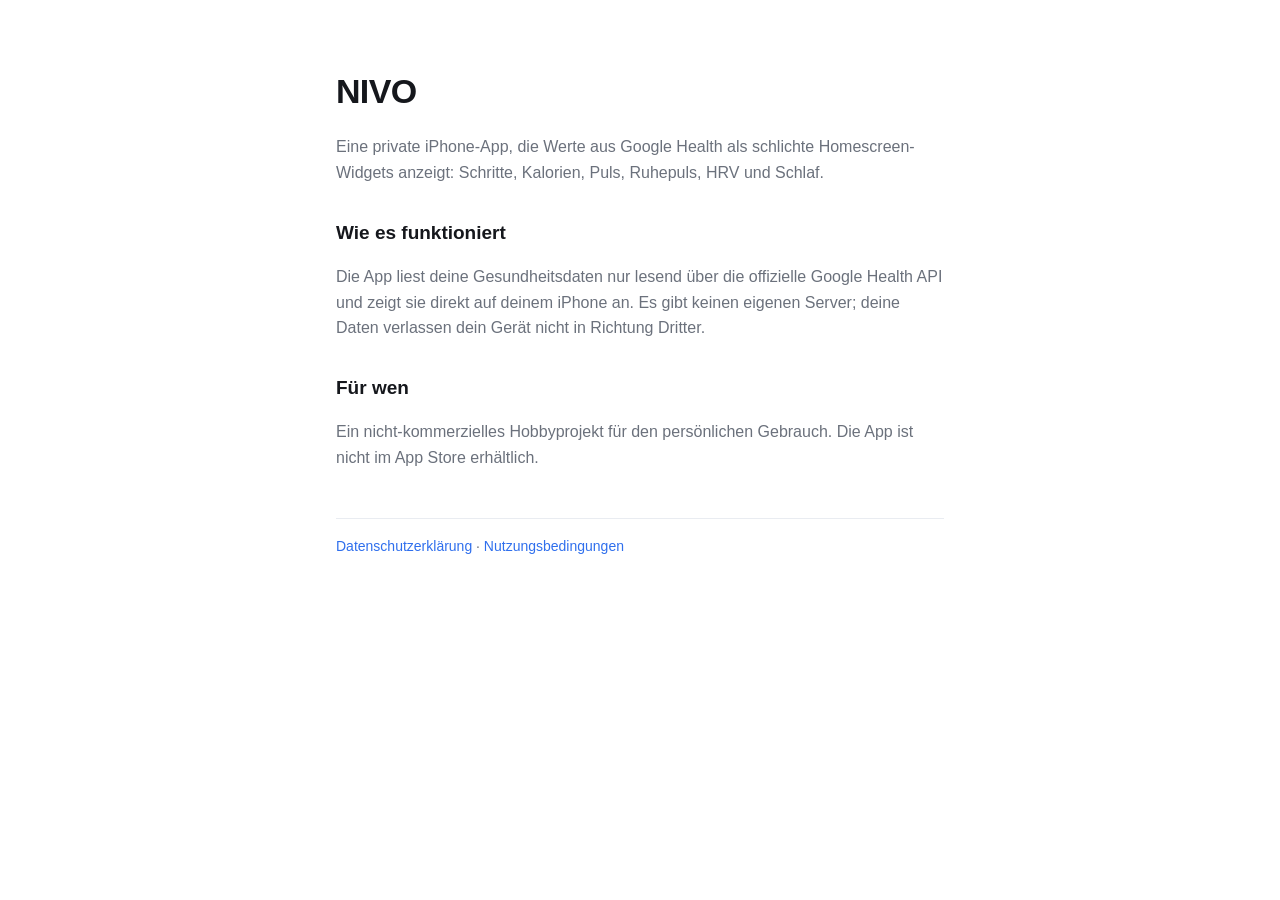
<file: index.html>
<!doctype html>
<html lang="de">
<head>
<meta charset="utf-8"><meta name="viewport" content="width=device-width, initial-scale=1">
<title>NIVO</title>
<link rel="stylesheet" href="style.css">
</head>
<body>
<main>
<h1>NIVO</h1>
<p>Eine private iPhone-App, die Werte aus Google Health als schlichte Homescreen-Widgets anzeigt:
Schritte, Kalorien, Puls, Ruhepuls, HRV und Schlaf.</p>
<h2>Wie es funktioniert</h2>
<p>Die App liest deine Gesundheitsdaten nur lesend über die offizielle Google Health API und zeigt sie direkt auf
deinem iPhone an. Es gibt keinen eigenen Server; deine Daten verlassen dein Gerät nicht in Richtung Dritter.</p>
<h2>Für wen</h2>
<p>Ein nicht-kommerzielles Hobbyprojekt für den persönlichen Gebrauch. Die App ist nicht im App Store erhältlich.</p>
<footer><a href="privacy.html">Datenschutzerklärung</a> · <a href="terms.html">Nutzungsbedingungen</a></footer>
</main>
</body>
</html>
</file>
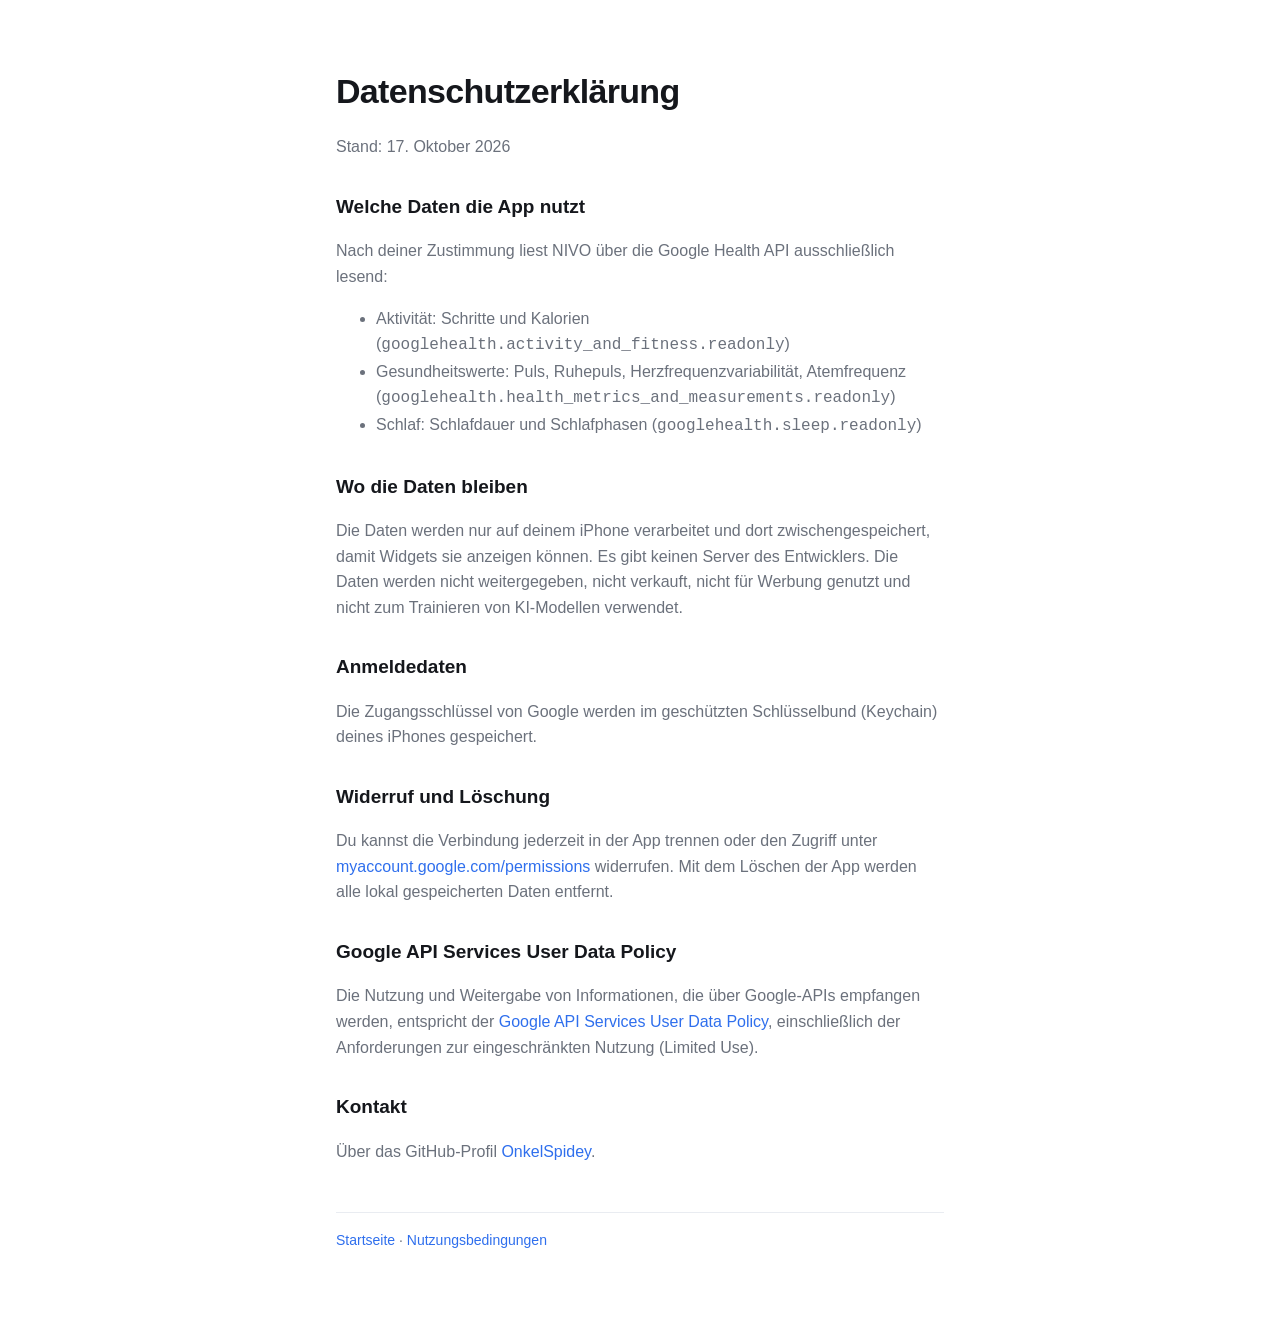
<file: privacy.html>
<!doctype html>
<html lang="de">
<head>
<meta charset="utf-8"><meta name="viewport" content="width=device-width, initial-scale=1">
<title>Datenschutz · NIVO</title>
<link rel="stylesheet" href="style.css">
</head>
<body>
<main>
<h1>Datenschutzerklärung</h1>
<p>Stand: 17. Oktober 2026</p>

<h2>Welche Daten die App nutzt</h2>
<p>Nach deiner Zustimmung liest NIVO über die Google Health API ausschließlich lesend:</p>
<ul>
<li>Aktivität: Schritte und Kalorien (<code>googlehealth.activity_and_fitness.readonly</code>)</li>
<li>Gesundheitswerte: Puls, Ruhepuls, Herzfrequenzvariabilität, Atemfrequenz (<code>googlehealth.health_metrics_and_measurements.readonly</code>)</li>
<li>Schlaf: Schlafdauer und Schlafphasen (<code>googlehealth.sleep.readonly</code>)</li>
</ul>

<h2>Wo die Daten bleiben</h2>
<p>Die Daten werden nur auf deinem iPhone verarbeitet und dort zwischengespeichert, damit Widgets sie anzeigen können.
Es gibt keinen Server des Entwicklers. Die Daten werden nicht weitergegeben, nicht verkauft, nicht für Werbung genutzt
und nicht zum Trainieren von KI-Modellen verwendet.</p>

<h2>Anmeldedaten</h2>
<p>Die Zugangsschlüssel von Google werden im geschützten Schlüsselbund (Keychain) deines iPhones gespeichert.</p>

<h2>Widerruf und Löschung</h2>
<p>Du kannst die Verbindung jederzeit in der App trennen oder den Zugriff unter
<a href="https://myaccount.google.com/permissions">myaccount.google.com/permissions</a> widerrufen.
Mit dem Löschen der App werden alle lokal gespeicherten Daten entfernt.</p>

<h2>Google API Services User Data Policy</h2>
<p>Die Nutzung und Weitergabe von Informationen, die über Google-APIs empfangen werden, entspricht der
<a href="https://developers.google.com/terms/api-services-user-data-policy">Google API Services User Data Policy</a>,
einschließlich der Anforderungen zur eingeschränkten Nutzung (Limited Use).</p>

<h2>Kontakt</h2>
<p>Über das GitHub-Profil <a href="https://github.com/OnkelSpidey">OnkelSpidey</a>.</p>

<footer><a href="index.html">Startseite</a> · <a href="terms.html">Nutzungsbedingungen</a></footer>
</main>
</body>
</html>
</file>
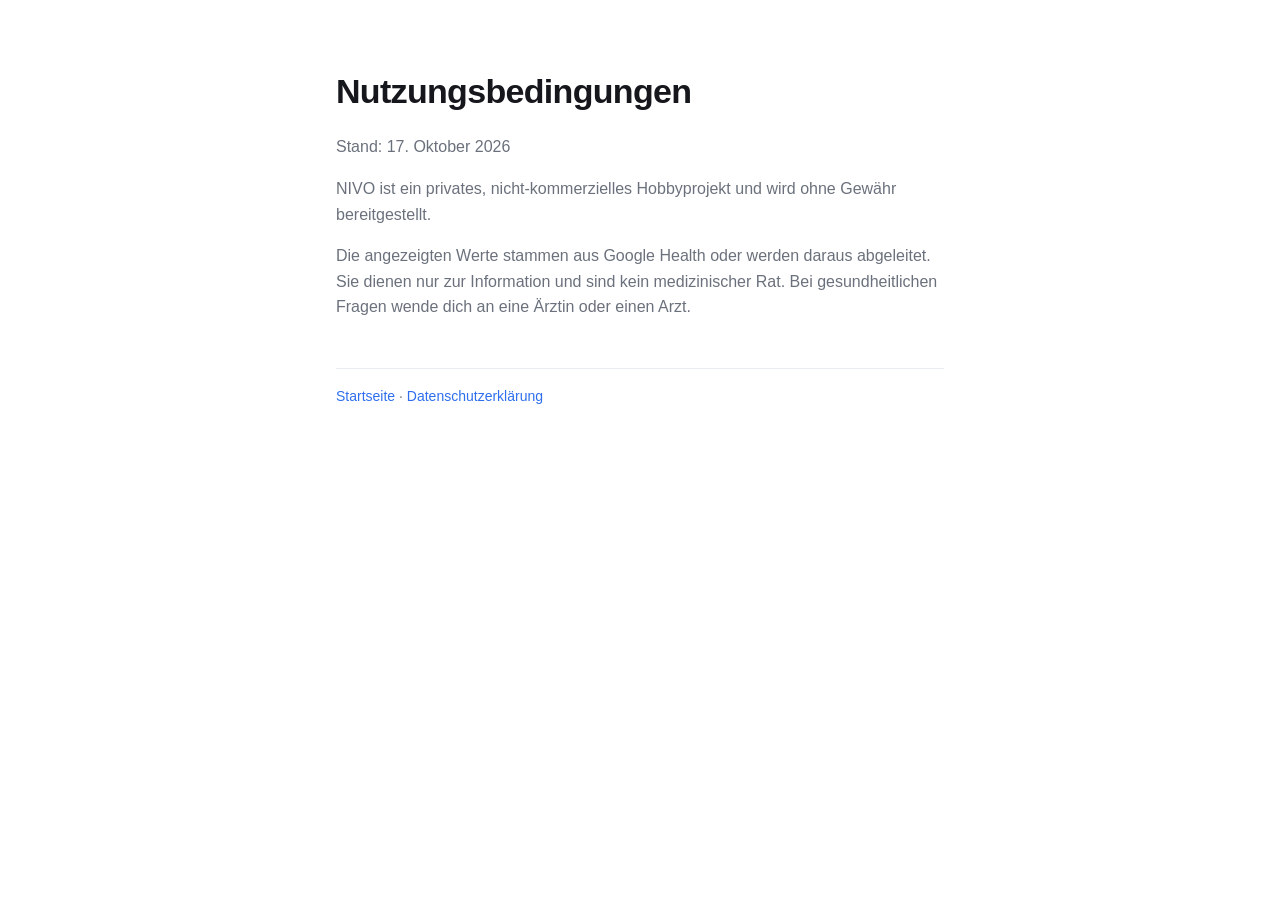
<file: terms.html>
<!doctype html>
<html lang="de">
<head>
<meta charset="utf-8"><meta name="viewport" content="width=device-width, initial-scale=1">
<title>Nutzungsbedingungen · NIVO</title>
<link rel="stylesheet" href="style.css">
</head>
<body>
<main>
<h1>Nutzungsbedingungen</h1>
<p>Stand: 17. Oktober 2026</p>
<p>NIVO ist ein privates, nicht-kommerzielles Hobbyprojekt und wird ohne Gewähr bereitgestellt.</p>
<p>Die angezeigten Werte stammen aus Google Health oder werden daraus abgeleitet. Sie dienen nur zur Information
und sind kein medizinischer Rat. Bei gesundheitlichen Fragen wende dich an eine Ärztin oder einen Arzt.</p>
<footer><a href="index.html">Startseite</a> · <a href="privacy.html">Datenschutzerklärung</a></footer>
</main>
</body>
</html>
</file>
<file: style.css>
:root { --bg:#ffffff; --text:#15171c; --muted:#6b717c; --line:#e9ecf1; --accent:#2f6fed; }
@media (prefers-color-scheme: dark) { :root { --bg:#17181b; --text:#f2f3f5; --muted:#9ba1aa; --line:#2d3036; --accent:#82a9ff; } }
* { box-sizing: border-box; }
body { margin:0; background:var(--bg); color:var(--text); font:16px/1.6 -apple-system, BlinkMacSystemFont, "Segoe UI", Roboto, sans-serif; }
main { max-width:640px; margin:0 auto; padding:64px 16px 80px; }
h1 { font-size:34px; letter-spacing:-0.02em; margin:0 0 8px; }
h2 { font-size:19px; margin:32px 0 6px; }
p, li { color:var(--muted); }
a { color:var(--accent); text-decoration:none; }
footer { margin-top:48px; padding-top:16px; border-top:1px solid var(--line); font-size:14px; color:var(--muted); }
</file>
